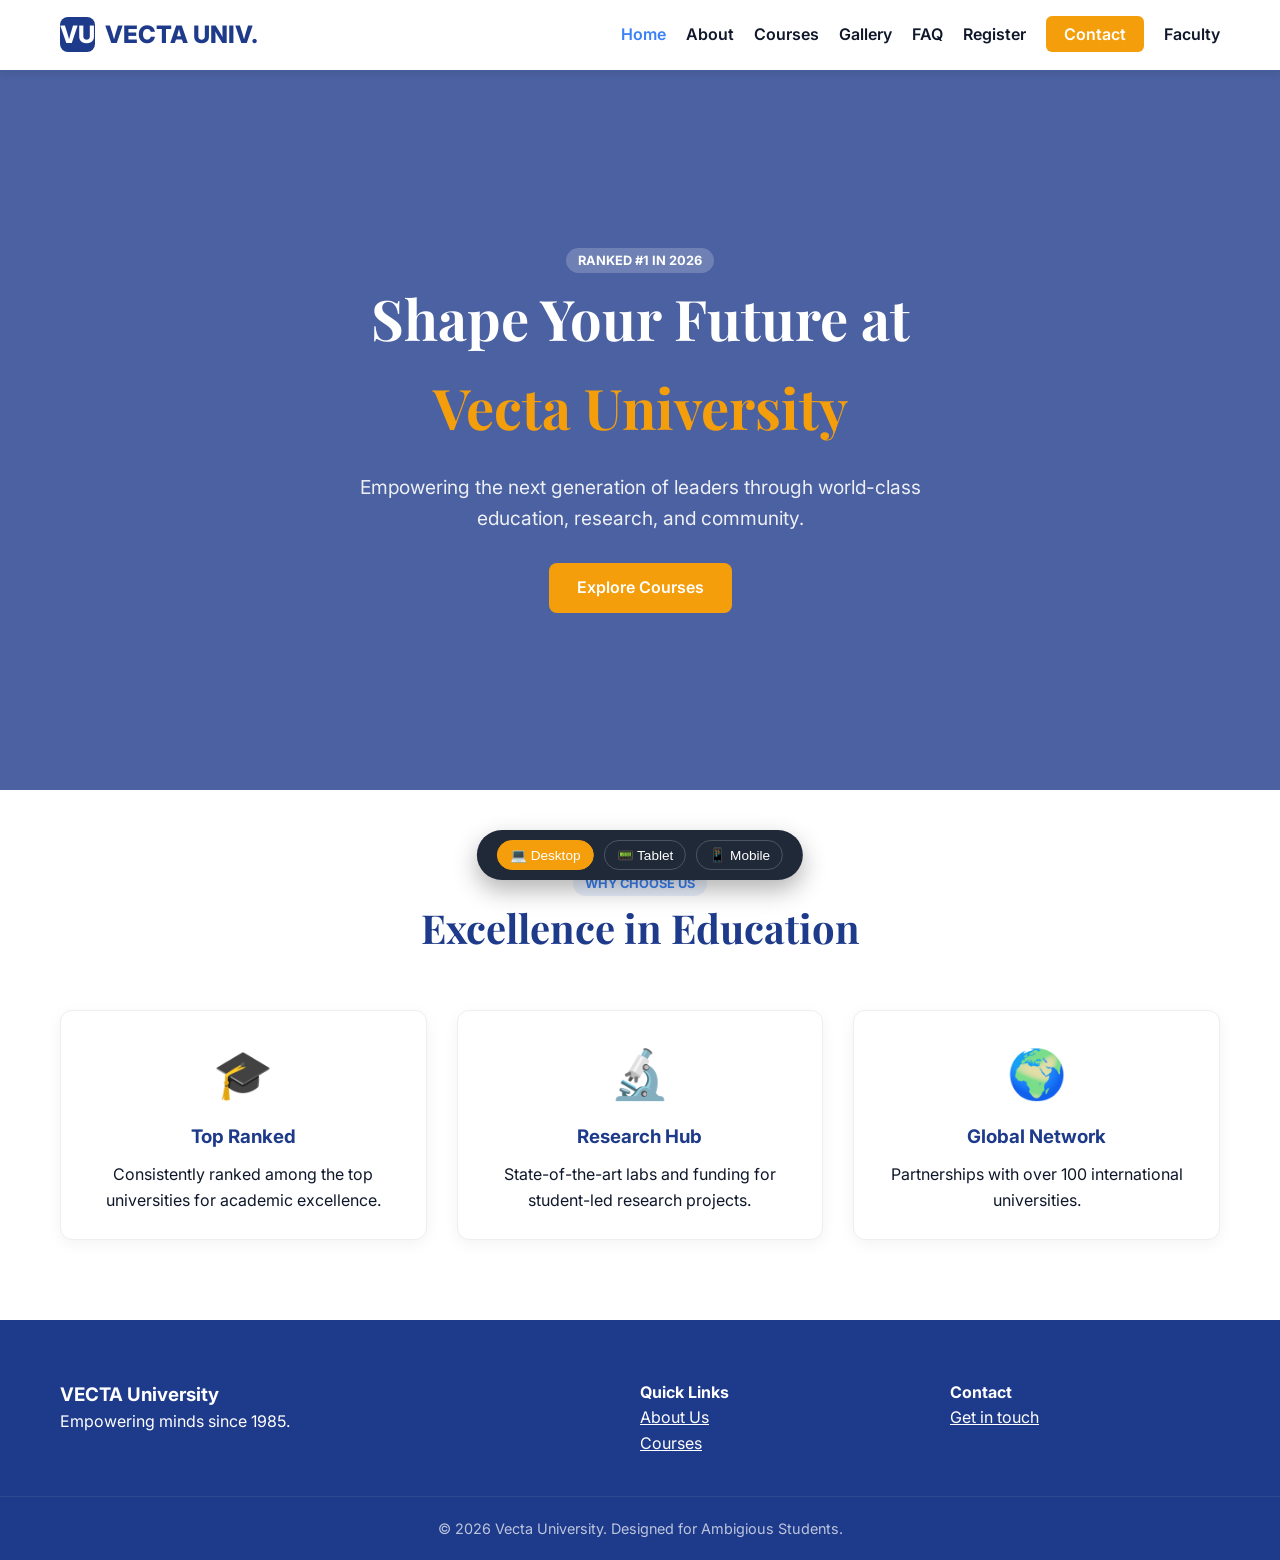
<file: index.html>
<!DOCTYPE html>
<html lang="en">
<head>
    <meta charset="UTF-8">
    <meta name="viewport" content="width=device-width, initial-scale=1.0">
    <title>VECTA University | Home</title>
    <meta name="description" content="Welcome to Vecta University. Top-ranked educational institution offering world-class courses.">
    <meta name="keywords" content="university, education, home, innovation">
    <link rel="stylesheet" href="style.css">
    <link href="https://fonts.googleapis.com/css2?family=Inter:wght@400;600&family=Playfair+Display:wght@700&display=swap" rel="stylesheet">
</head>
<body>
    <!-- Navigation -->
    <nav class="navbar">
        <div class="container nav-container">
            <a href="index.html" class="logo">
                <div class="logo-icon">VU</div> VECTA UNIV.
            </a>
            <button class="mobile-toggle">☰</button>
            <ul class="nav-links">
                <li><a href="index.html" class="active">Home</a></li>
                <li><a href="about.html">About</a></li>
                <li><a href="courses.html">Courses</a></li>
                <li><a href="gallery.html">Gallery</a></li>
                <li><a href="faq.html">FAQ</a></li>
                <li><a href="registration.html">Register</a></li>
                <li><a href="contact.html" class="btn-apply">Contact</a></li>
                <li><a href="faculty.html">Faculty</a></li>
            </ul>
        </div>
    </nav>

    <!-- Hero Section (from your first paste) -->
    <header class="hero">
        <div class="container">
            <span class="tag" style="background: rgba(255,255,255,0.2); color: white;">Ranked #1 in 2026</span>
            <h1>Shape Your Future at <br><span style="color: var(--accent);">Vecta University</span></h1>
            <p>Empowering the next generation of leaders through world-class education, research, and community.</p>
            <a href="courses.html" class="btn btn-primary">Explore Courses</a>
        </div>
    </header>

    <!-- Highlights -->
    <section>
        <div class="container">
            <div class="section-header">
                <span class="tag">Why Choose Us</span>
                <h2>Excellence in Education</h2>
            </div>
            <div class="grid-3">
                <div class="card card-body" style="text-align: center;">
                    <div style="font-size: 3rem; margin-bottom: 10px;">🎓</div>
                    <h3>Top Ranked</h3>
                    <p>Consistently ranked among the top universities for academic excellence.</p>
                </div>
                <div class="card card-body" style="text-align: center;">
                    <div style="font-size: 3rem; margin-bottom: 10px;">🔬</div>
                    <h3>Research Hub</h3>
                    <p>State-of-the-art labs and funding for student-led research projects.</p>
                </div>
                <div class="card card-body" style="text-align: center;">
                    <div style="font-size: 3rem; margin-bottom: 10px;">🌍</div>
                    <h3>Global Network</h3>
                    <p>Partnerships with over 100 international universities.</p>
                </div>
            </div>
        </div>
    </section>

    <!-- View Switcher -->
    <div class="view-switcher">
        <button class="view-btn active" data-mode="desktop">💻 Desktop</button>
        <button class="view-btn" data-mode="tablet">📟 Tablet</button>
        <button class="view-btn" data-mode="mobile">📱 Mobile</button>
    </div>

    <!-- Footer -->
    <footer>
        <div class="container footer-grid">
            <div>
                <h3>VECTA University</h3>
                <p>Empowering minds since 1985.</p>
            </div>
            <div>
                <h4>Quick Links</h4>
                <ul style="list-style: none;">
                    <li><a href="about.html" style="color: white;">About Us</a></li>
                    <li><a href="courses.html" style="color: white;">Courses</a></li>
                </ul>
            </div>
            <div>
                <h4>Contact</h4>
                <ul style="list-style: none;">
                    <li><a href="contact.html" style="color: white;">Get in touch</a></li>
                </ul>
            </div>
        </div>
        <div class="footer-bottom">&copy; 2026 Vecta University. Designed for Ambigious Students. </div>
    </footer>

    <script src="script.js"></script>
    <!--Start of Tawk.to Script-->
  <script type="text/javascript">
  var Tawk_API=Tawk_API||{}, Tawk_LoadStart=new Date();
  (function(){
    var s1=document.createElement("script"),
        s0=document.getElementsByTagName("script")[0];
    s1.async=true;
    s1.src='https://embed.tawk.to/6a4a0c83b271bd1d477eb3ba/1jsok1p85';
    s1.charset='UTF-8';
    s1.setAttribute('crossorigin','*');
    s0.parentNode.insertBefore(s1,s0);
  })();
  </script>
  <!--End of Tawk.to Script-->

</body>
</html>
</file>
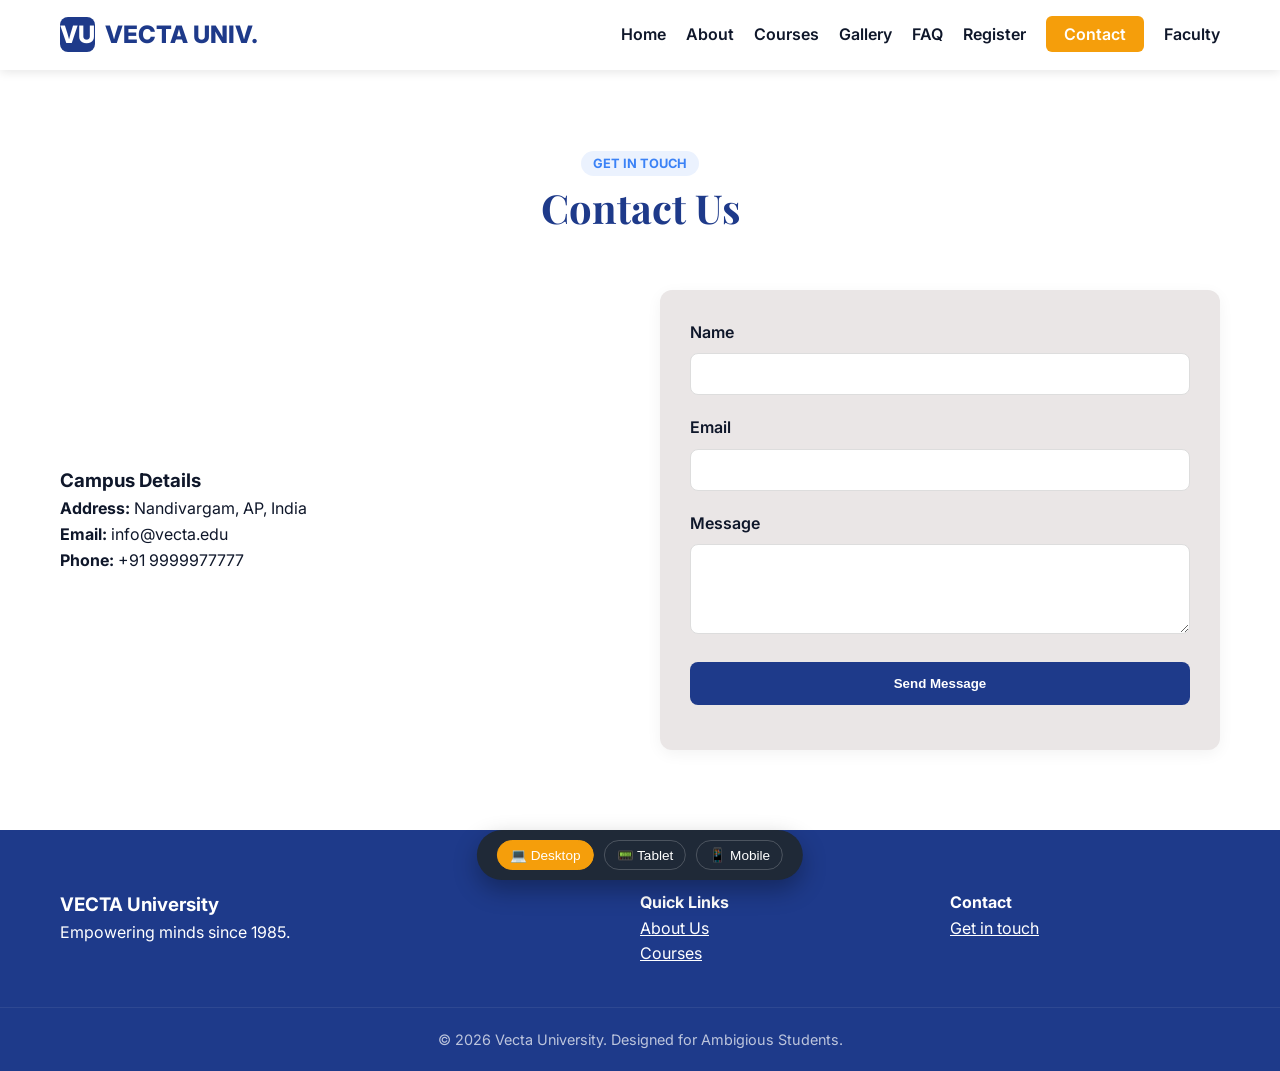
<file: contact.html>
<!DOCTYPE html>
<html lang="en">
<head>
    <meta charset="UTF-8">
    <meta name="viewport" content="width=device-width, initial-scale=1.0">
    <title>Contact Us | VECTA University</title>
    <meta name="description" content="Contact Vecta University for inquiries. Find our address and phone number.">
    <link rel="stylesheet" href="style.css">
    <link href="https://fonts.googleapis.com/css2?family=Inter:wght@400;600&family=Playfair+Display:wght@700&display=swap" rel="stylesheet">
</head>
<body>
    <nav class="navbar">
        <div class="container nav-container">
            <a href="index.html" class="logo"><div class="logo-icon">VU</div> VECTA UNIV.</a>
            <button class="mobile-toggle">☰</button>
            <ul class="nav-links">
                <li><a href="index.html">Home</a></li>
                <li><a href="about.html">About</a></li>
                <li><a href="courses.html">Courses</a></li>
                <li><a href="gallery.html">Gallery</a></li>
                <li><a href="faq.html">FAQ</a></li>
                <li><a href="registration.html">Register</a></li>
                <li><a href="contact.html" class="active btn-apply">Contact</a></li>
                <li><a href="faculty.html">Faculty</a></li>
            </ul>
        </div>
    </nav>

    <section>
        <div class="container">
            <div class="section-header">
                <span class="tag">Get In Touch</span>
                <h2>Contact Us</h2>
            </div>
            <div class="grid-2">
                <div>
                    <h3>Campus Details</h3>
                    <p><strong>Address:</strong> Nandivargam, AP, India</p>
                    <p><strong>Email:</strong> info@vecta.edu</p>
                    <p><strong>Phone:</strong> +91 9999977777</p>
                </div>
                <form id="contactForm" style="background: rgb(234, 230, 230); padding: 30px; border-radius: 12px; box-shadow: 0 4px 15px rgba(0,0,0,0.05);">
                    <div class="form-group">
                        <label>Name</label>
                        <input type="text" id="name" required>
                    </div>
                    <div class="form-group">
                        <label>Email</label>
                        <input type="email" id="email" required>
                    </div>
                    <div class="form-group">
                        <label>Message</label>
                        <textarea rows="4" style="width: 100%; padding: 12px; border: 1px solid #ddd; border-radius: 8px;"></textarea>
                    </div>
                    <button type="submit" class="form-submit">Send Message</button>
                    <p id="statusMsg" class="status-msg"></p>
                </form>
            </div>
        </div>
    </section>

    <div class="view-switcher">
        <button class="view-btn active" data-mode="desktop">💻 Desktop</button>
        <button class="view-btn" data-mode="tablet">📟 Tablet</button>
        <button class="view-btn" data-mode="mobile">📱 Mobile</button>
    </div>
<footer>
        <div class="container footer-grid">
            <div>
                <h3>VECTA University</h3>
                <p>Empowering minds since 1985.</p>
            </div>
            <div>
                <h4>Quick Links</h4>
                <ul style="list-style: none;">
                    <li><a href="about.html" style="color: white;">About Us</a></li>
                    <li><a href="courses.html" style="color: white;">Courses</a></li>
                </ul>
            </div>
            <div>
                <h4>Contact</h4>
                <ul style="list-style: none;">
                    <li><a href="contact.html" style="color: white;">Get in touch</a></li>
                </ul>
            </div>
        </div>
        <div class="footer-bottom">&copy; 2026 Vecta University. Designed for Ambigious Students. </div>
    </footer>
    <script src="script.js"></script>
    <!--Start of Tawk.to Script-->
  <script type="text/javascript">
  var Tawk_API=Tawk_API||{}, Tawk_LoadStart=new Date();
  (function(){
    var s1=document.createElement("script"),
        s0=document.getElementsByTagName("script")[0];
    s1.async=true;
    s1.src='https://embed.tawk.to/6a4a0c83b271bd1d477eb3ba/1jsok1p85';
    s1.charset='UTF-8';
    s1.setAttribute('crossorigin','*');
    s0.parentNode.insertBefore(s1,s0);
  })();
  </script>
  <!--End of Tawk.to Script-->

</body>
</html>
</file>
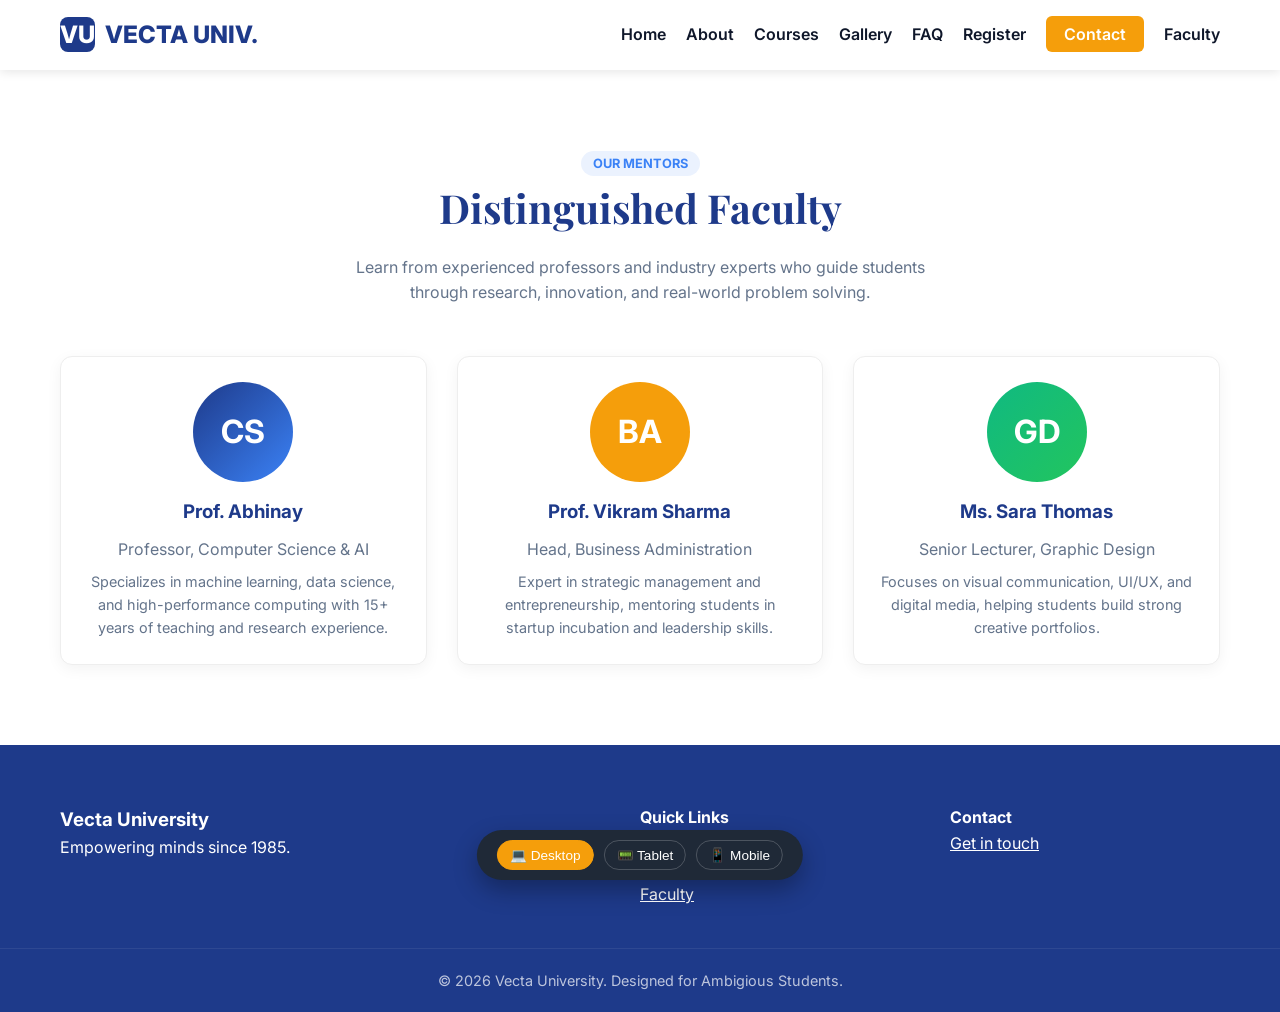
<file: faculty.html>
<!DOCTYPE html>
<html lang="en">
<head>
    <meta charset="UTF-8">
    <meta name="viewport" content="width=device-width, initial-scale=1.0">
    <title>Faculty | VECTA University</title>
    <meta name="description" content="Meet the expert faculty of Vecta University across Computer Science, Business, Design, and Sciences.">
    <link rel="stylesheet" href="style.css">
    <link href="https://fonts.googleapis.com/css2?family=Inter:wght@400;600&family=Playfair+Display:wght@700&display=swap" rel="stylesheet">
</head>
<body>
    <!-- Navigation -->
    <nav class="navbar">
        <div class="container nav-container">
            <a href="index.html" class="logo">
                <div class="logo-icon">VU</div> VECTA UNIV.
            </a>
            <button class="mobile-toggle">☰</button>
            <ul class="nav-links">
                <li><a href="index.html">Home</a></li>
                <li><a href="about.html">About</a></li>
                <li><a href="courses.html">Courses</a></li>
                <li><a href="gallery.html">Gallery</a></li>
                <li><a href="faq.html">FAQ</a></li>
                <li><a href="registration.html">Register</a></li>
                <li><a href="contact.html" class="btn-apply">Contact</a></li>
                <li><a href="faculty.html">Faculty</a></li>
            </ul>
        </div>
    </nav>

    <!-- Faculty Section -->
    <section>
        <div class="container">
            <div class="section-header">
                <span class="tag">Our Mentors</span>
                <h2>Distinguished Faculty</h2>
                <p style="color: var(--text-light); max-width: 600px; margin: 0 auto;">
                    Learn from experienced professors and industry experts who guide students through research, innovation, and real-world problem solving.
                </p>
            </div>

            <div class="grid-3">
                <!-- Faculty Card 1 -->
                <div class="card card-body" style="text-align: center;">
                    <div style="width: 100px; height: 100px; border-radius: 50%; background: linear-gradient(135deg, var(--primary), var(--primary-light)); margin: 0 auto 15px; display: flex; align-items: center; justify-content: center; color: white; font-size: 2rem; font-weight: 700;">
                        CS
                    </div>
                    <h3>Prof. Abhinay</h3>
                    <p style="color: var(--text-light); margin-bottom: 8px;">Professor, Computer Science & AI</p>
                    <p style="font-size: 0.9rem; color: var(--text-light);">
                        Specializes in machine learning, data science, and high-performance computing with 15+ years of teaching and research experience.
                    </p>
                </div>

                <!-- Faculty Card 2 -->
                <div class="card card-body" style="text-align: center;">
                    <div style="width: 100px; height: 100px; border-radius: 50%; background: linear-gradient(135deg, var(--accent), var(--accent)); margin: 0 auto 15px; display: flex; align-items: center; justify-content: center; color: white; font-size: 2rem; font-weight: 700;">
                        BA
                    </div>
                    <h3>Prof. Vikram Sharma</h3>
                    <p style="color: var(--text-light); margin-bottom: 8px;">Head, Business Administration</p>
                    <p style="font-size: 0.9rem; color: var(--text-light);">
                        Expert in strategic management and entrepreneurship, mentoring students in startup incubation and leadership skills.
                    </p>
                </div>

                <!-- Faculty Card 3 -->
                <div class="card card-body" style="text-align: center;">
                    <div style="width: 100px; height: 100px; border-radius: 50%; background: linear-gradient(135deg, #10b981, #22c55e); margin: 0 auto 15px; display: flex; align-items: center; justify-content: center; color: white; font-size: 2rem; font-weight: 700;">
                        GD
                    </div>
                    <h3>Ms. Sara Thomas</h3>
                    <p style="color: var(--text-light); margin-bottom: 8px;">Senior Lecturer, Graphic Design</p>
                    <p style="font-size: 0.9rem; color: var(--text-light);">
                        Focuses on visual communication, UI/UX, and digital media, helping students build strong creative portfolios.
                    </p>
                </div>
            </div>
        </div>
    </section>

    <!-- View Switcher -->
    <div class="view-switcher">
        <button class="view-btn active" data-mode="desktop">💻 Desktop</button>
        <button class="view-btn" data-mode="tablet">📟 Tablet</button>
        <button class="view-btn" data-mode="mobile">📱 Mobile</button>
    </div>

    <!-- Simple footer reuse -->
    <footer>
        <div class="container footer-grid">
            <div>
                <h3>Vecta University</h3>
                <p>Empowering minds since 1985.</p>
            </div>
            <div>
                <h4>Quick Links</h4>
                <ul style="list-style: none;">
                    <li><a href="about.html" style="color: white;">About Us</a></li>
                    <li><a href="courses.html" style="color: white;">Courses</a></li>
                    <li><a href="faculty.html" style="color: white;">Faculty</a></li>
                </ul>
            </div>
            <div>
                <h4>Contact</h4>
                <ul style="list-style: none;">
                    <li><a href="contact.html" style="color: white;">Get in touch</a></li>
                </ul>
            </div>
        </div>
        <div class="footer-bottom">&copy; 2026 Vecta University. Designed for Ambigious Students.</div>
    </footer>

    <script src="script.js"></script>
    <!--Start of Tawk.to Script-->
  <script type="text/javascript">
  var Tawk_API=Tawk_API||{}, Tawk_LoadStart=new Date();
  (function(){
    var s1=document.createElement("script"),
        s0=document.getElementsByTagName("script")[0];
    s1.async=true;
    s1.src='https://embed.tawk.to/6a4a0c83b271bd1d477eb3ba/1jsok1p85';
    s1.charset='UTF-8';
    s1.setAttribute('crossorigin','*');
    s0.parentNode.insertBefore(s1,s0);
  })();
  </script>
  <!--End of Tawk.to Script-->

</body>
</html>
</file>
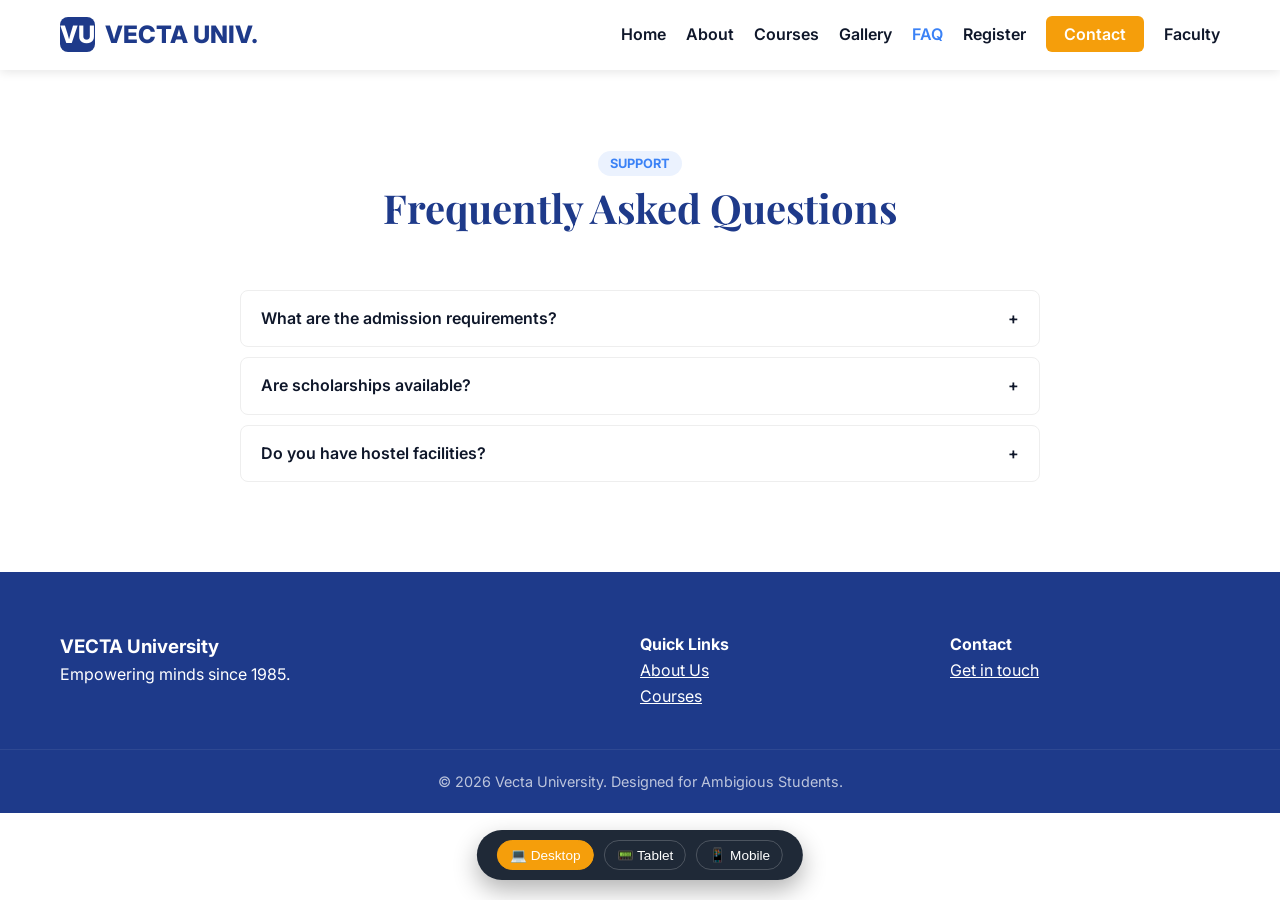
<file: faq.html>
<!DOCTYPE html>
<html lang="en">
<head>
    <meta charset="UTF-8">
    <meta name="viewport" content="width=device-width, initial-scale=1.0">
    <title>FAQ | VECTA University</title>
    <meta name="description" content="Frequently asked questions about admissions, courses, and campus life.">
    <link rel="stylesheet" href="style.css">
    <link href="https://fonts.googleapis.com/css2?family=Inter:wght@400;600&family=Playfair+Display:wght@700&display=swap" rel="stylesheet">
</head>
<body>
    <nav class="navbar">
        <div class="container nav-container">
            <a href="index.html" class="logo"><div class="logo-icon">VU</div> VECTA UNIV.</a>
            <button class="mobile-toggle">☰</button>
            <ul class="nav-links">
                <li><a href="index.html">Home</a></li>
                <li><a href="about.html">About</a></li>
                <li><a href="courses.html">Courses</a></li>
                <li><a href="gallery.html">Gallery</a></li>
                <li><a href="faq.html" class="active">FAQ</a></li>
                <li><a href="registration.html">Register</a></li>
                <li><a href="contact.html" class="btn-apply">Contact</a></li>
                <li><a href="faculty.html">Faculty</a></li>
            </ul>
        </div>
    </nav>

    <section>
        <div class="container">
            <div class="section-header">
                <span class="tag">Support</span>
                <h2>Frequently Asked Questions</h2>
            </div>
            <div style="max-width: 800px; margin: 0 auto;">
                <div class="faq-item">
                    <div class="faq-question">What are the admission requirements? <span>+</span></div>
                    <div class="faq-answer">You need a high school diploma with minimum 75% marks and valid entrance exam scores.</div>
                </div>
                <div class="faq-item">
                    <div class="faq-question">Are scholarships available? <span>+</span></div>
                    <div class="faq-answer">Yes! We offer merit-based scholarships covering up to 100% of tuition fees.</div>
                </div>
                <div class="faq-item">
                    <div class="faq-question">Do you have hostel facilities? <span>+</span></div>
                    <div class="faq-answer">Yes, we have separate hostels for boys and girls with modern amenities.</div>
                </div>
            </div>
        </div>
    </section>

    <div class="view-switcher">
        <button class="view-btn active" data-mode="desktop">💻 Desktop</button>
        <button class="view-btn" data-mode="tablet">📟 Tablet</button>
        <button class="view-btn" data-mode="mobile">📱 Mobile</button>
    </div>
<footer>
        <div class="container footer-grid">
            <div>
                <h3>VECTA University</h3>
                <p>Empowering minds since 1985.</p>
            </div>
            <div>
                <h4>Quick Links</h4>
                <ul style="list-style: none;">
                    <li><a href="about.html" style="color: white;">About Us</a></li>
                    <li><a href="courses.html" style="color: white;">Courses</a></li>
                </ul>
            </div>
            <div>
                <h4>Contact</h4>
                <ul style="list-style: none;">
                    <li><a href="contact.html" style="color: white;">Get in touch</a></li>
                </ul>
            </div>
        </div>
        <div class="footer-bottom">&copy; 2026 Vecta University. Designed for Ambigious Students. </div>
    </footer>
    <script src="script.js"></script>
    <!--Start of Tawk.to Script-->
  <script type="text/javascript">
  var Tawk_API=Tawk_API||{}, Tawk_LoadStart=new Date();
  (function(){
    var s1=document.createElement("script"),
        s0=document.getElementsByTagName("script")[0];
    s1.async=true;
    s1.src='https://embed.tawk.to/6a4a0c83b271bd1d477eb3ba/1jsok1p85';
    s1.charset='UTF-8';
    s1.setAttribute('crossorigin','*');
    s0.parentNode.insertBefore(s1,s0);
  })();
  </script>
  <!--End of Tawk.to Script-->

</body>
</html>
</file>
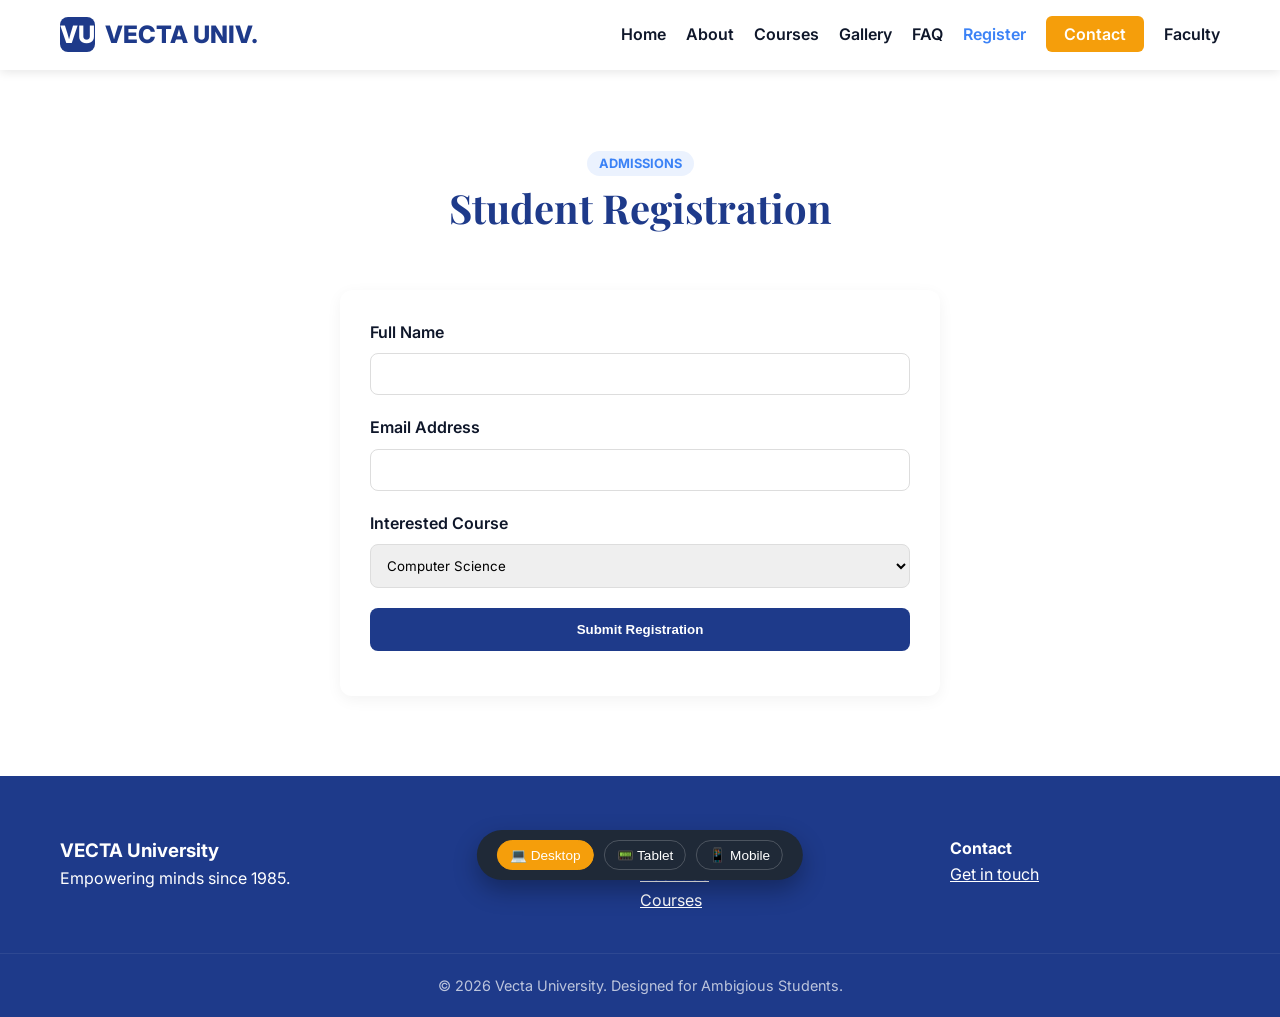
<file: registration.html>
<!DOCTYPE html>
<html lang="en">
<head>
    <meta charset="UTF-8">
    <meta name="viewport" content="width=device-width, initial-scale=1.0">
    <title>Student Registration | VECTA University</title>
    <meta name="description" content="Register for admission at Innovation University. Fill out the form below.">
    <link rel="stylesheet" href="style.css">
    <link href="https://fonts.googleapis.com/css2?family=Inter:wght@400;600&family=Playfair+Display:wght@700&display=swap" rel="stylesheet">
</head>
<body>
    <nav class="navbar">
        <div class="container nav-container">
            <a href="index.html" class="logo"><div class="logo-icon">VU</div> VECTA UNIV.</a>
            <button class="mobile-toggle">☰</button>
            <ul class="nav-links">
                <li><a href="index.html">Home</a></li>
                <li><a href="about.html">About</a></li>
                <li><a href="courses.html">Courses</a></li>
                <li><a href="gallery.html">Gallery</a></li>
                <li><a href="faq.html">FAQ</a></li>
                <li><a href="registration.html" class="active">Register</a></li>
                <li><a href="contact.html" class="btn-apply">Contact</a></li>
                <li><a href="faculty.html">Faculty</a></li>
            </ul>
        </div>
    </nav>

    <section>
        <div class="container">
            <div class="section-header">
                <span class="tag">Admissions</span>
                <h2>Student Registration</h2>
            </div>
            <div style="max-width: 600px; margin: 0 auto; background: white; padding: 30px; border-radius: 12px; box-shadow: 0 4px 15px rgba(0,0,0,0.05);">
                <form id="contactForm">
                    <div class="form-group">
                        <label>Full Name</label>
                        <input type="text" id="name" required>
                    </div>
                    <div class="form-group">
                        <label>Email Address</label>
                        <input type="email" id="email" required>
                    </div>
                    <div class="form-group">
                        <label>Interested Course</label>
                        <select>
                            <option>Computer Science</option>
                            <option>Business</option>
                            <option>Design</option>
                        </select>
                    </div>
                    <button type="submit" class="form-submit">Submit Registration</button>
                    <p id="statusMsg" class="status-msg"></p>
                </form>
            </div>
        </div>
    </section>

    <div class="view-switcher">
        <button class="view-btn active" data-mode="desktop">💻 Desktop</button>
        <button class="view-btn" data-mode="tablet">📟 Tablet</button>
        <button class="view-btn" data-mode="mobile">📱 Mobile</button>
    </div>
<footer>
        <div class="container footer-grid">
            <div>
                <h3>VECTA University</h3>
                <p>Empowering minds since 1985.</p>
            </div>
            <div>
                <h4>Quick Links</h4>
                <ul style="list-style: none;">
                    <li><a href="about.html" style="color: white;">About Us</a></li>
                    <li><a href="courses.html" style="color: white;">Courses</a></li>
                </ul>
            </div>
            <div>
                <h4>Contact</h4>
                <ul style="list-style: none;">
                    <li><a href="contact.html" style="color: white;">Get in touch</a></li>
                </ul>
            </div>
        </div>
        <div class="footer-bottom">&copy; 2026 Vecta University. Designed for Ambigious Students. </div>
    </footer>
    <script src="script.js"></script>
    <!--Start of Tawk.to Script-->
  <script type="text/javascript">
  var Tawk_API=Tawk_API||{}, Tawk_LoadStart=new Date();
  (function(){
    var s1=document.createElement("script"),
        s0=document.getElementsByTagName("script")[0];
    s1.async=true;
    s1.src='https://embed.tawk.to/6a4a0c83b271bd1d477eb3ba/1jsok1p85';
    s1.charset='UTF-8';
    s1.setAttribute('crossorigin','*');
    s0.parentNode.insertBefore(s1,s0);
  })();
  </script>
  <!--End of Tawk.to Script-->

</body>
</html>
</file>
<file: style.css>
/* --- CSS Variables & Reset --- */
:root {
    --primary: #1e3a8a;
    --primary-light: #3b82f6;
    --accent: #f59e0b;
    --text-dark: #0f172a;
    --text-light: #64748b;
    --bg-light: #f8fafc;
    --white: #ffffff;
    --navbar-height: 70px;
}

* { margin: 0; padding: 0; box-sizing: border-box; }

html { scroll-behavior: smooth; }

body {
    font-family: 'Inter', sans-serif;
    color: var(--text-dark);
    line-height: 1.6;
    background-color: var(--white);
    transition: max-width 0.4s ease, margin 0.4s ease;
}

/* --- View Switcher (Assignment Feature) --- */
.view-switcher {
    position: fixed;
    bottom: 20px;
    left: 50%;
    transform: translateX(-50%);
    background: #1f2937;
    padding: 10px 20px;
    border-radius: 50px;
    display: flex;
    gap: 10px;
    z-index: 10000;
    box-shadow: 0 10px 25px rgba(0,0,0,0.3);
}

.view-btn {
    background: transparent;
    border: 1px solid rgba(255,255,255,0.2);
    color: white;
    padding: 6px 12px;
    border-radius: 20px;
    cursor: pointer;
    font-size: 0.85rem;
}

.view-btn.active { background: var(--accent); border-color: var(--accent); }

/* Logic to simulate mobile/tablet on desktop */
body.view-mobile {
    max-width: 375px;
    margin: 0 auto;
    border: 1px solid #ddd;
    box-shadow: 0 0 30px rgba(0,0,0,0.1);
}

body.view-tablet {
    max-width: 768px;
    margin: 0 auto;
    border: 1px solid #ddd;
    box-shadow: 0 0 30px rgba(0,0,0,0.1);
}

/* --- Navigation --- */
.navbar {
    position: sticky;
    top: 0;
    background: rgba(255,255,255,0.98);
    backdrop-filter: blur(10px);
    box-shadow: 0 2px 10px rgba(0,0,0,0.1);
    z-index: 1000;
}

.nav-container {
    max-width: 1200px;
    margin: 0 auto;
    padding: 0 20px;
    display: flex;
    justify-content: space-between;
    align-items: center;
    height: var(--navbar-height);
}

.logo {
    font-size: 1.5rem;
    font-weight: 800;
    color: var(--primary);
    text-decoration: none;
    display: flex;
    align-items: center;
    gap: 10px;
}

.logo-icon {
    width: 35px;
    height: 35px;
    background: var(--primary);
    color: white;
    border-radius: 8px;
    display: flex;
    align-items: center;
    justify-content: center;
}

.nav-links {
    display: flex;
    list-style: none;
    gap: 20px;
}

.nav-links a {
    text-decoration: none;
    color: var(--text-dark);
    font-weight: 600;
    transition: color 0.3s;
}

.nav-links a:hover,
.nav-links a.active {
    color: var(--primary-light);
}

.btn-apply {
    background: var(--accent);
    color: white !important;
    padding: 8px 18px;
    border-radius: 6px;
}

.btn-apply:hover { background: #d97706; }

.mobile-toggle {
    display: none;
    background: none;
    border: none;
    font-size: 1.5rem;
    cursor: pointer;
}

/* --- Layout Utilities --- */
.container {
    max-width: 1200px;
    margin: 0 auto;
    padding: 0 20px;
}

section { padding: 80px 0; }

.grid-2 {
    display: grid;
    grid-template-columns: 1fr 1fr;
    gap: 40px;
    align-items: center;
}

.grid-3 {
    display: grid;
    grid-template-columns: repeat(auto-fit, minmax(300px, 1fr));
    gap: 30px;
}

.section-header {
    text-align: center;
    margin-bottom: 50px;
}

.section-header h2 {
    font-size: 2.5rem;
    color: var(--primary);
    margin-bottom: 15px;
    font-family: 'Playfair Display', serif;
}

.tag {
    background: rgba(59, 130, 246, 0.1);
    color: var(--primary-light);
    padding: 5px 12px;
    border-radius: 20px;
    font-size: 0.8rem;
    font-weight: 700;
    text-transform: uppercase;
}

/* --- Hero Section --- */
.hero {
    background: linear-gradient(rgba(30, 58, 138, 0.8), rgba(30, 58, 138, 0.8)),
        url('https://image.qwenlm.ai/public_source/2171a6a2-128c-4b51-b02f-1a8349b920ad/1583a6f4c-fbdc-4392-a4cf-f70d948b3529.png') center/cover;
    color: white;
    padding: 120px 0;
    text-align: center;
    min-height: 80vh;
    display: flex;
    align-items: center;
}

.hero h1 {
    font-size: 3.5rem;
    margin-bottom: 20px;
    font-family: 'Playfair Display', serif;
}

.hero p {
    font-size: 1.2rem;
    max-width: 600px;
    margin: 0 auto 30px;
    opacity: 0.9;
}

.btn {
    display: inline-block;
    padding: 12px 28px;
    border-radius: 8px;
    font-weight: 600;
    text-decoration: none;
    transition: transform 0.2s;
}

.btn-primary { background: var(--accent); color: white; }

.btn-primary:hover { transform: translateY(-3px); }

/* --- Cards --- */
.card {
    background: white;
    border-radius: 12px;
    overflow: hidden;
    box-shadow: 0 4px 15px rgba(0,0,0,0.05);
    border: 1px solid #eee;
    transition: transform 0.3s;
}

.card:hover { transform: translateY(-5px); }

.card img {
    width: 100%;
    height: 200px;
    object-fit: cover;
}

.card-body { padding: 25px; }

.card h3 {
    color: var(--primary);
    margin-bottom: 10px;
}

/* --- Gallery --- */
.gallery-grid {
    display: grid;
    grid-template-columns: repeat(auto-fit, minmax(250px, 1fr));
    gap: 20px;
}

.gallery-item img {
    width: 100%;
    height: 250px;
    object-fit: cover;
    border-radius: 10px;
    transition: transform 0.3s;
}

.gallery-item:hover img { transform: scale(1.03); }

/* --- Forms --- */
.form-group { margin-bottom: 20px; }

.form-group label {
    display: block;
    margin-bottom: 8px;
    font-weight: 600;
}

.form-group input,
.form-group select,
.form-group textarea {
    width: 100%;
    padding: 12px;
    border: 1px solid #ddd;
    border-radius: 8px;
    font-family: inherit;
}

.form-submit {
    width: 100%;
    padding: 14px;
    background: var(--primary);
    color: white;
    border: none;
    border-radius: 8px;
    font-weight: 600;
    cursor: pointer;
}

.status-msg {
    margin-top: 15px;
    font-weight: 600;
    text-align: center;
}

/* --- FAQ --- */
.faq-item {
    background: white;
    border: 1px solid #eee;
    margin-bottom: 10px;
    border-radius: 8px;
    overflow: hidden;
}

.faq-question {
    padding: 15px 20px;
    cursor: pointer;
    font-weight: 600;
    display: flex;
    justify-content: space-between;
}

.faq-answer {
    max-height: 0;
    overflow: hidden;
    padding: 0 20px;
    transition: max-height 0.3s ease;
}

.faq-item.active .faq-answer {
    max-height: 200px;
    padding: 0 20px 15px;
}

/* --- Footer --- */
footer {
    background: var(--primary);
    color: white;
    padding: 60px 0 20px;
}

.footer-grid {
    display: grid;
    grid-template-columns: 2fr 1fr 1fr;
    gap: 40px;
    margin-bottom: 40px;
}

.footer-bottom {
    text-align: center;
    border-top: 1px solid rgba(255,255,255,0.1);
    padding-top: 20px;
    font-size: 0.9rem;
    opacity: 0.7;
}

/* --- Responsive --- */
/*@media (max-width: 768px) {
    .nav-links {
        position: fixed;
        top: var(--navbar-height);
        left: 0;
        right: 0;
        background: white;
        flex-direction: column;
        padding: 20px;
        box-shadow: 0 10px 10px rgba(0,0,0,0.1);
        transform: translateY(-150%);
        transition: transform 0.3s;
    }

    .nav-links.active { transform: translateY(0); }

    .mobile-toggle { display: block; }

    .grid-2 { grid-template-columns: 1fr; }

    .hero h1 { font-size: 2.2rem; }

    .view-switcher { display: none; } /* hide on real mobile */
/*}*/
@media (max-width: 768px) {
    .nav-links {
        position: fixed; top: var(--navbar-height); left: 0; right: 0; background: white;
        flex-direction: column; padding: 20px; box-shadow: 0 10px 10px rgba(0,0,0,0.1);
        transform: translateY(-150%); transition: transform 0.3s;
    }
    .nav-links.active { transform: translateY(0); }
    .mobile-toggle { display: block; }
    .grid-2 { grid-template-columns: 1fr; }
    .hero h1 { font-size: 2.2rem; }
    .view-switcher { display: none; } /* Hide switcher on actual mobile */
}
</file>
